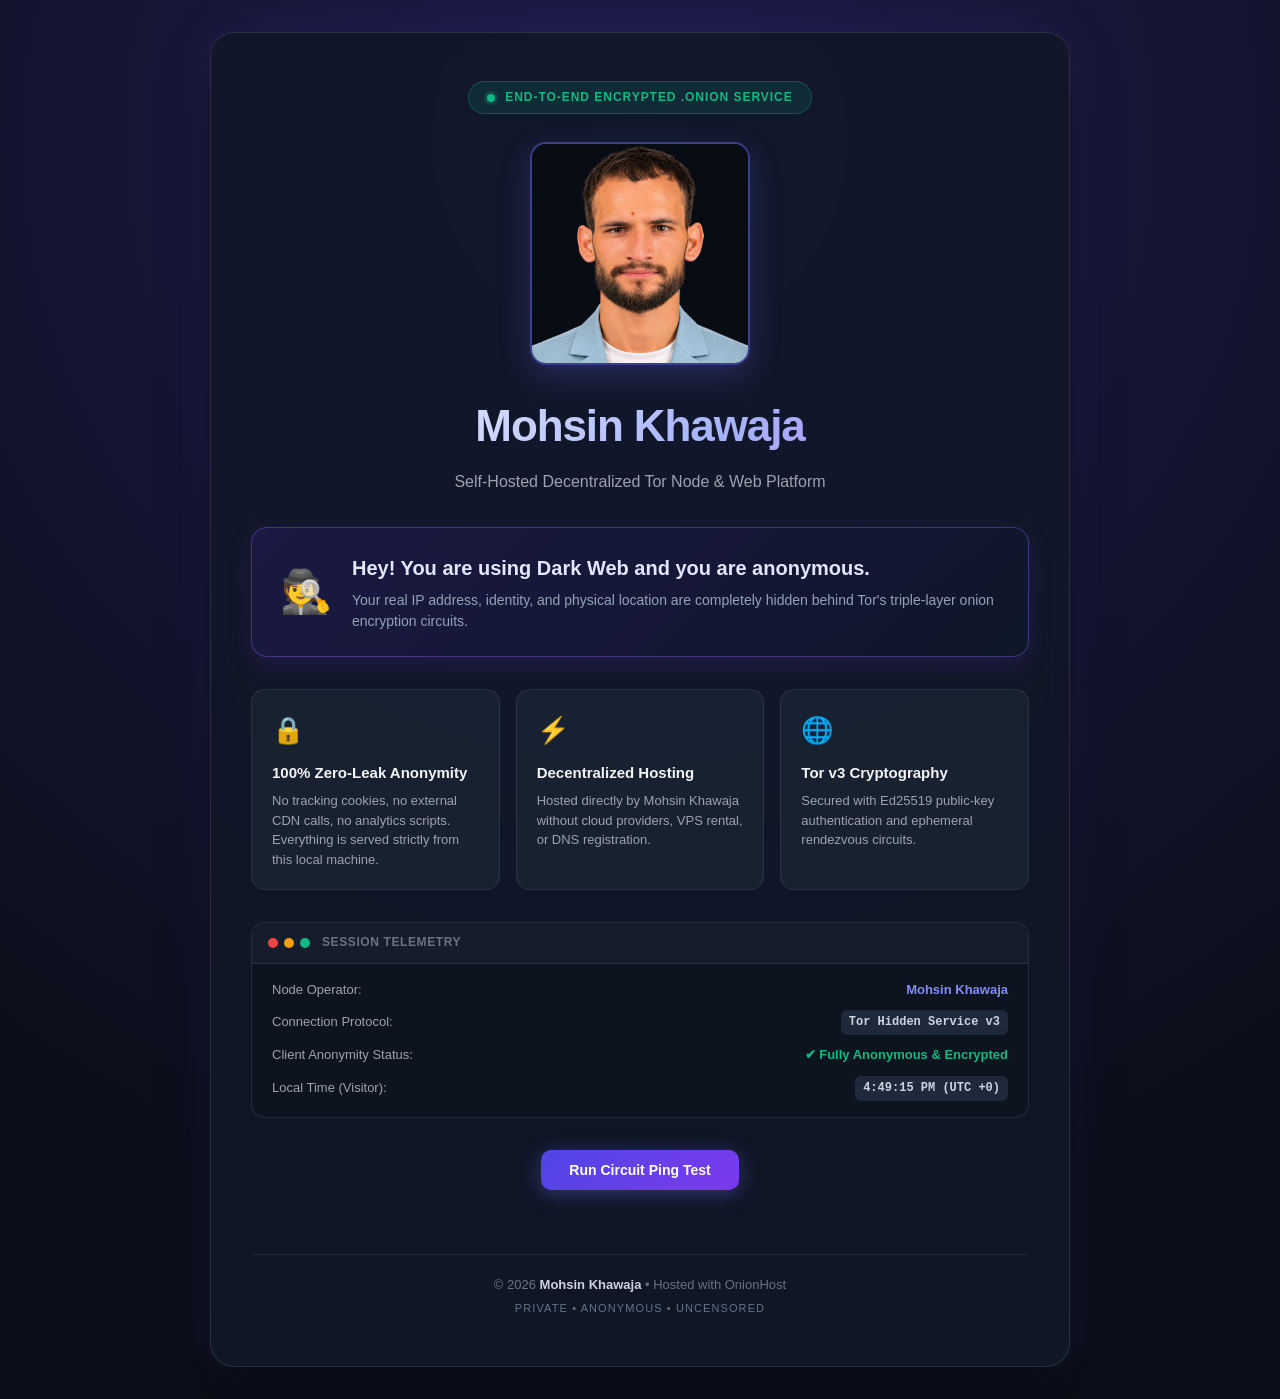
<file: my_onion_site/index.html>
<!DOCTYPE html>
<html lang="en">
<head>
    <meta charset="UTF-8">
    <meta name="viewport" content="width=device-width, initial-scale=1.0">
    <title>Mohsin Khawaja &bull; Tor Onion Site</title>
    <link rel="stylesheet" href="style.css">
    <link rel="icon" href="data:image/svg+xml,<svg xmlns=%22http://www.w3.org/2000/svg%22 viewBox=%220%22%22><text y=%2222%22 font-size=%2220%22>🧅</text></svg>">
</head>
<body>
    <div class="container">
        <!-- Onion Security Badge -->
        <div class="top-badge">
            <span class="pulsing-green-dot"></span>
            <span>END-TO-END ENCRYPTED .ONION SERVICE</span>
        </div>

        <!-- Header / Profile Section -->
        <header class="profile-header">
            <div class="avatar-wrapper">
                <img src="mohsin-branding.png" alt="Mohsin Khawaja" class="branding-image">
            </div>
            <h1 class="brand-title">Mohsin Khawaja</h1>
            <p class="brand-subtitle">Self-Hosted Decentralized Tor Node &amp; Web Platform</p>
        </header>

        <!-- VISITOR HIGHLIGHT ALERT -->
        <section class="anonymous-alert-box">
            <div class="alert-icon-area">&#128373;</div>
            <div class="alert-text-area">
                <h2 class="alert-headline">Hey! You are using Dark Web and you are anonymous.</h2>
                <p class="alert-description">
                    Your real IP address, identity, and physical location are completely hidden behind Tor's triple-layer onion encryption circuits.
                </p>
            </div>
        </section>

        <!-- Feature Cards -->
        <section class="grid-features">
            <div class="card">
                <div class="card-icon">&#128274;</div>
                <h3>100% Zero-Leak Anonymity</h3>
                <p>No tracking cookies, no external CDN calls, no analytics scripts. Everything is served strictly from this local machine.</p>
            </div>

            <div class="card">
                <div class="card-icon">&#9889;</div>
                <h3>Decentralized Hosting</h3>
                <p>Hosted directly by Mohsin Khawaja without cloud providers, VPS rental, or DNS registration.</p>
            </div>

            <div class="card">
                <div class="card-icon">&#127760;</div>
                <h3>Tor v3 Cryptography</h3>
                <p>Secured with Ed25519 public-key authentication and ephemeral rendezvous circuits.</p>
            </div>
        </section>

        <!-- Live Terminal / Session Status -->
        <section class="status-panel">
            <div class="panel-header">
                <span class="terminal-dots">
                    <span class="dot red"></span>
                    <span class="dot yellow"></span>
                    <span class="dot green"></span>
                </span>
                <span class="panel-title">Session Telemetry</span>
            </div>
            <div class="panel-body">
                <div class="stat-row">
                    <span class="stat-name">Node Operator:</span>
                    <span class="stat-val highlight">Mohsin Khawaja</span>
                </div>
                <div class="stat-row">
                    <span class="stat-name">Connection Protocol:</span>
                    <span class="stat-val mono">Tor Hidden Service v3</span>
                </div>
                <div class="stat-row">
                    <span class="stat-name">Client Anonymity Status:</span>
                    <span class="stat-val status-green">&#10004; Fully Anonymous &amp; Encrypted</span>
                </div>
                <div class="stat-row">
                    <span class="stat-name">Local Time (Visitor):</span>
                    <span class="stat-val mono" id="live-time">Synchronizing...</span>
                </div>
            </div>
        </section>

        <!-- Interactive Verification -->
        <section class="interactive-area">
            <button class="glow-button" onclick="verifyCircuit()">Run Circuit Ping Test</button>
            <div id="test-result" class="test-result"></div>
        </section>

        <!-- Footer -->
        <footer class="footer">
            <p>&copy; 2026 <strong>Mohsin Khawaja</strong> &bull; Hosted with OnionHost</p>
            <p class="footer-sub">Private &bull; Anonymous &bull; Uncensored</p>
        </footer>
    </div>

    <script src="script.js"></script>
</body>
</html>
</file>
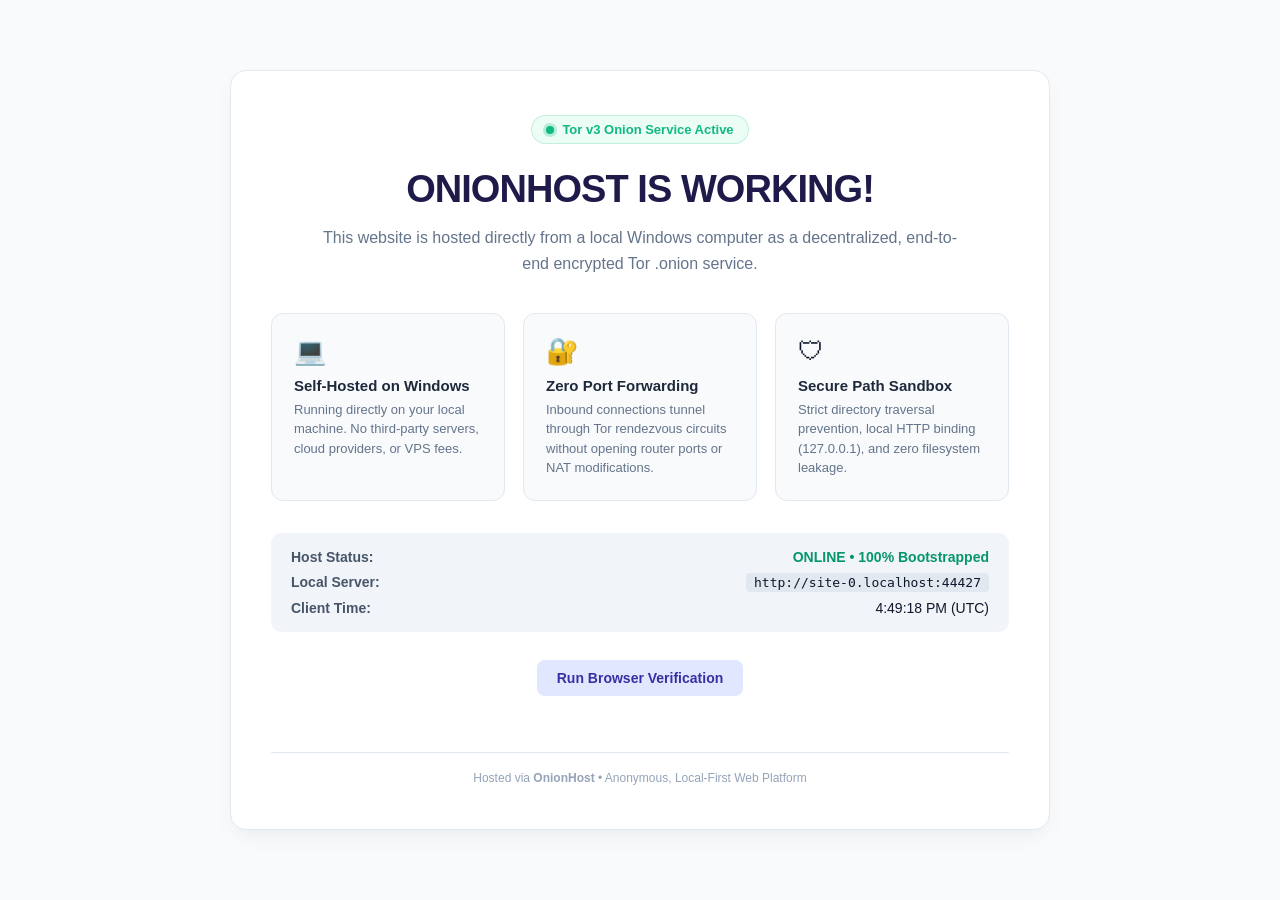
<file: sample_website/index.html>
<!DOCTYPE html>
<html lang="en">
<head>
    <meta charset="UTF-8">
    <meta name="viewport" content="width=device-width, initial-scale=1.0">
    <title>ONIONHOST IS WORKING!</title>
    <link rel="stylesheet" href="style.css">
</head>
<body>
    <div class="card-container">
        <div class="badge-pill">
            <span class="status-dot"></span> Tor v3 Onion Service Active
        </div>

        <h1 class="headline">ONIONHOST IS WORKING!</h1>
        
        <p class="subtitle">
            This website is hosted directly from a local Windows computer as a decentralized, 
            end-to-end encrypted Tor .onion service.
        </p>

        <div class="feature-grid">
            <div class="feature-box">
                <div class="icon">&#128187;</div>
                <h3>Self-Hosted on Windows</h3>
                <p>Running directly on your local machine. No third-party servers, cloud providers, or VPS fees.</p>
            </div>

            <div class="feature-box">
                <div class="icon">&#128272;</div>
                <h3>Zero Port Forwarding</h3>
                <p>Inbound connections tunnel through Tor rendezvous circuits without opening router ports or NAT modifications.</p>
            </div>

            <div class="feature-box">
                <div class="icon">&#128737;</div>
                <h3>Secure Path Sandbox</h3>
                <p>Strict directory traversal prevention, local HTTP binding (127.0.0.1), and zero filesystem leakage.</p>
            </div>
        </div>

        <div class="info-banner">
            <div class="info-row">
                <span class="label">Host Status:</span>
                <span class="val success">ONLINE &bull; 100% Bootstrapped</span>
            </div>
            <div class="info-row">
                <span class="label">Local Server:</span>
                <span class="val code" id="local-server-text">http://127.0.0.1</span>
            </div>
            <div class="info-row">
                <span class="label">Client Time:</span>
                <span class="val" id="clock-display">Synchronizing...</span>
            </div>
        </div>

        <div class="action-footer">
            <button class="btn btn-secondary" onclick="testInteractive()">Run Browser Verification</button>
            <div id="test-output" class="test-message"></div>
        </div>

        <div class="footer-note">
            Hosted via <strong>OnionHost</strong> &bull; Anonymous, Local-First Web Platform
        </div>
    </div>

    <script src="script.js"></script>
</body>
</html>
</file>
<file: my_onion_site/style.css>
:root {
    --bg-page: #0b0f19;
    --bg-card: #111827;
    --bg-surface: #1f2937;
    --border-color: #374151;
    --border-glow: #6366f1;
    --primary: #6366f1;
    --primary-hover: #4f46e5;
    --success: #10b981;
    --success-glow: rgba(16, 185, 129, 0.2);
    --text-primary: #f9fafb;
    --text-secondary: #9ca3af;
    --text-muted: #6b7280;
    --amber: #f59e0b;
    --purple: #8b5cf6;
}

* {
    box-sizing: border-box;
    margin: 0;
    padding: 0;
}

body {
    font-family: -apple-system, BlinkMacSystemFont, "Segoe UI", Roboto, "Helvetica Neue", Arial, sans-serif;
    background: radial-gradient(circle at 50% 10%, #1e1b4b 0%, #0b0f19 80%);
    color: var(--text-primary);
    min-height: 100vh;
    display: flex;
    justify-content: center;
    align-items: center;
    padding: 32px 16px;
    line-height: 1.6;
}

.container {
    max-width: 860px;
    width: 100%;
    background: rgba(17, 24, 39, 0.85);
    backdrop-filter: blur(12px);
    border: 1px solid rgba(75, 85, 99, 0.4);
    border-radius: 24px;
    padding: 48px 40px;
    box-shadow: 0 25px 60px -15px rgba(0, 0, 0, 0.7), 0 0 50px rgba(99, 102, 241, 0.15);
    text-align: center;
}

/* Badge */
.top-badge {
    display: inline-flex;
    align-items: center;
    gap: 10px;
    background: rgba(16, 185, 129, 0.12);
    color: var(--success);
    border: 1px solid rgba(16, 185, 129, 0.3);
    padding: 6px 18px;
    border-radius: 9999px;
    font-size: 12px;
    font-weight: 700;
    letter-spacing: 0.08em;
    margin-bottom: 28px;
}

.pulsing-green-dot {
    width: 8px;
    height: 8px;
    background-color: var(--success);
    border-radius: 50%;
    box-shadow: 0 0 0 3px var(--success-glow);
    animation: pulseGlow 1.8s infinite ease-in-out;
}

@keyframes pulseGlow {
    0% { transform: scale(0.9); box-shadow: 0 0 0 0 rgba(16, 185, 129, 0.7); }
    70% { transform: scale(1.1); box-shadow: 0 0 0 8px rgba(16, 185, 129, 0); }
    100% { transform: scale(0.9); box-shadow: 0 0 0 0 rgba(16, 185, 129, 0); }
}

/* Profile / Branding */
.profile-header {
    margin-bottom: 32px;
}

.avatar-wrapper {
    display: inline-block;
    position: relative;
    margin-bottom: 18px;
}

.branding-image {
    max-width: 220px;
    width: 100%;
    height: auto;
    border-radius: 16px;
    border: 2px solid rgba(99, 102, 241, 0.5);
    box-shadow: 0 10px 30px rgba(99, 102, 241, 0.25);
    transition: transform 0.2s ease, box-shadow 0.2s ease;
    display: block;
    margin: 0 auto;
}

.branding-image:hover {
    transform: translateY(-2px);
    box-shadow: 0 14px 40px rgba(99, 102, 241, 0.4);
}

.brand-title {
    font-size: 44px;
    font-weight: 900;
    letter-spacing: -0.025em;
    background: linear-gradient(135deg, #ffffff 0%, #a5b4fc 60%, #c084fc 100%);
    -webkit-background-clip: text;
    -webkit-text-fill-color: transparent;
    margin-bottom: 8px;
}

.brand-subtitle {
    font-size: 16px;
    color: var(--text-secondary);
    max-width: 550px;
    margin: 0 auto;
}

/* VISITOR HIGHLIGHT ALERT */
.anonymous-alert-box {
    background: linear-gradient(135deg, rgba(30, 27, 75, 0.8) 0%, rgba(15, 23, 42, 0.9) 100%);
    border: 1px solid rgba(139, 92, 246, 0.4);
    border-radius: 16px;
    padding: 24px 28px;
    display: flex;
    align-items: center;
    gap: 20px;
    text-align: left;
    margin-bottom: 32px;
    box-shadow: 0 8px 25px rgba(124, 58, 237, 0.15);
}

.alert-icon-area {
    font-size: 42px;
    flex-shrink: 0;
}

.alert-headline {
    font-size: 20px;
    font-weight: 800;
    color: #e0e7ff;
    margin-bottom: 6px;
}

.alert-description {
    font-size: 14px;
    color: #94a3b8;
    line-height: 1.5;
}

/* Feature Grid */
.grid-features {
    display: grid;
    grid-template-columns: repeat(auto-fit, minmax(220px, 1fr));
    gap: 16px;
    margin-bottom: 32px;
    text-align: left;
}

.card {
    background: rgba(31, 41, 55, 0.6);
    border: 1px solid rgba(75, 85, 99, 0.35);
    border-radius: 14px;
    padding: 20px;
    transition: transform 0.15s ease, border-color 0.15s ease;
}

.card:hover {
    transform: translateY(-2px);
    border-color: rgba(99, 102, 241, 0.5);
}

.card-icon {
    font-size: 26px;
    margin-bottom: 10px;
}

.card h3 {
    font-size: 15px;
    font-weight: 700;
    color: #f3f4f6;
    margin-bottom: 6px;
}

.card p {
    font-size: 13px;
    color: var(--text-secondary);
    line-height: 1.5;
}

/* Status Panel */
.status-panel {
    background: #0d131f;
    border: 1px solid rgba(75, 85, 99, 0.4);
    border-radius: 14px;
    overflow: hidden;
    margin-bottom: 32px;
    text-align: left;
}

.panel-header {
    background: #151d2d;
    padding: 10px 16px;
    display: flex;
    align-items: center;
    gap: 12px;
    border-bottom: 1px solid rgba(75, 85, 99, 0.4);
}

.terminal-dots {
    display: flex;
    gap: 6px;
}

.dot {
    width: 10px;
    height: 10px;
    border-radius: 50%;
}

.dot.red { background: #ef4444; }
.dot.yellow { background: #f59e0b; }
.dot.green { background: #10b981; }

.panel-title {
    font-size: 12px;
    font-weight: 700;
    text-transform: uppercase;
    letter-spacing: 0.05em;
    color: var(--text-muted);
}

.panel-body {
    padding: 16px 20px;
    display: flex;
    flex-direction: column;
    gap: 10px;
}

.stat-row {
    display: flex;
    justify-content: space-between;
    align-items: center;
    font-size: 13px;
}

.stat-name {
    color: var(--text-secondary);
    font-weight: 500;
}

.stat-val {
    color: var(--text-primary);
    font-weight: 600;
}

.stat-val.highlight {
    color: #818cf8;
}

.stat-val.mono {
    font-family: ui-monospace, SFMono-Regular, Menlo, Monaco, Consolas, monospace;
    font-size: 12px;
    background: #1e293b;
    padding: 3px 8px;
    border-radius: 6px;
    color: #cbd5e1;
}

.stat-val.status-green {
    color: var(--success);
}

/* Interactive Button */
.interactive-area {
    margin-bottom: 28px;
}

.glow-button {
    background: linear-gradient(135deg, #4f46e5 0%, #7c3aed 100%);
    color: #ffffff;
    font-size: 14px;
    font-weight: 700;
    border: none;
    border-radius: 10px;
    padding: 12px 28px;
    cursor: pointer;
    box-shadow: 0 4px 20px rgba(99, 102, 241, 0.4);
    transition: all 0.2s ease;
}

.glow-button:hover {
    transform: translateY(-2px);
    box-shadow: 0 6px 25px rgba(99, 102, 241, 0.6);
}

.test-result {
    margin-top: 14px;
    font-size: 14px;
    font-weight: 600;
    color: var(--success);
    min-height: 22px;
}

/* Footer */
.footer {
    border-top: 1px solid rgba(75, 85, 99, 0.3);
    padding-top: 20px;
    font-size: 13px;
    color: var(--text-muted);
}

.footer strong {
    color: #cbd5e1;
}

.footer-sub {
    font-size: 11px;
    color: #64748b;
    margin-top: 4px;
    text-transform: uppercase;
    letter-spacing: 0.1em;
}

@media (max-width: 640px) {
    .anonymous-alert-box {
        flex-direction: column;
        text-align: center;
    }
    .brand-title {
        font-size: 32px;
    }
}
</file>
<file: sample_website/style.css>
:root {
    --primary: #4f46e5;
    --primary-hover: #4338ca;
    --bg-page: #f8fafc;
    --bg-card: #ffffff;
    --text-main: #0f172a;
    --text-muted: #64748b;
    --border-color: #e2e8f0;
    --success: #10b981;
    --success-bg: #ecfdf5;
}

* {
    box-sizing: border-box;
    margin: 0;
    padding: 0;
}

body {
    font-family: -apple-system, BlinkMacSystemFont, "Segoe UI", Roboto, Helvetica, Arial, sans-serif;
    background-color: var(--bg-page);
    color: var(--text-main);
    display: flex;
    justify-content: center;
    align-items: center;
    min-height: 100vh;
    padding: 24px;
}

.card-container {
    background: var(--bg-card);
    max-width: 820px;
    width: 100%;
    border-radius: 16px;
    border: 1px solid var(--border-color);
    box-shadow: 0 10px 25px -5px rgba(0, 0, 0, 0.05), 0 8px 10px -6px rgba(0, 0, 0, 0.02);
    padding: 44px 40px;
    text-align: center;
}

.badge-pill {
    display: inline-flex;
    align-items: center;
    gap: 8px;
    background: var(--success-bg);
    color: var(--success);
    font-size: 13px;
    font-weight: 600;
    padding: 6px 14px;
    border-radius: 9999px;
    border: 1px solid rgba(16, 185, 129, 0.2);
    margin-bottom: 24px;
}

.status-dot {
    width: 8px;
    height: 8px;
    background-color: var(--success);
    border-radius: 50%;
    box-shadow: 0 0 0 3px rgba(16, 185, 129, 0.25);
    animation: pulse 2s infinite ease-in-out;
}

@keyframes pulse {
    0% { transform: scale(0.95); opacity: 0.8; }
    50% { transform: scale(1.15); opacity: 1; }
    100% { transform: scale(0.95); opacity: 0.8; }
}

.headline {
    font-size: 38px;
    font-weight: 800;
    letter-spacing: -0.025em;
    color: #1e1b4b;
    margin-bottom: 14px;
}

.subtitle {
    font-size: 16px;
    color: var(--text-muted);
    line-height: 1.6;
    max-width: 650px;
    margin: 0 auto 36px auto;
}

.feature-grid {
    display: grid;
    grid-template-columns: repeat(auto-fit, minmax(210px, 1fr));
    gap: 18px;
    margin-bottom: 32px;
    text-align: left;
}

.feature-box {
    background: #f8fafc;
    border: 1px solid var(--border-color);
    border-radius: 12px;
    padding: 22px;
    transition: transform 0.15s ease, box-shadow 0.15s ease;
}

.feature-box:hover {
    transform: translateY(-2px);
    box-shadow: 0 4px 12px rgba(0, 0, 0, 0.05);
}

.feature-box .icon {
    font-size: 26px;
    margin-bottom: 10px;
}

.feature-box h3 {
    font-size: 15px;
    font-weight: 700;
    color: #1e293b;
    margin-bottom: 6px;
}

.feature-box p {
    font-size: 13px;
    color: var(--text-muted);
    line-height: 1.5;
}

.info-banner {
    background: #f1f5f9;
    border-radius: 10px;
    padding: 16px 20px;
    display: flex;
    flex-direction: column;
    gap: 8px;
    margin-bottom: 28px;
    text-align: left;
    font-size: 14px;
}

.info-row {
    display: flex;
    justify-content: space-between;
    align-items: center;
}

.info-row .label {
    font-weight: 600;
    color: #475569;
}

.info-row .val.success {
    color: #059669;
    font-weight: 700;
}

.info-row .val.code {
    font-family: ui-monospace, SFMono-Regular, Menlo, Monaco, Consolas, monospace;
    background: #e2e8f0;
    padding: 2px 8px;
    border-radius: 4px;
    font-size: 13px;
}

.action-footer {
    display: flex;
    flex-direction: column;
    align-items: center;
    gap: 12px;
    margin-bottom: 24px;
}

.btn {
    padding: 10px 20px;
    font-size: 14px;
    font-weight: 600;
    border-radius: 8px;
    border: none;
    cursor: pointer;
    transition: background 0.15s ease;
}

.btn-secondary {
    background: #e0e7ff;
    color: #3730a3;
}

.btn-secondary:hover {
    background: #c7d2fe;
}

.test-message {
    font-size: 13px;
    color: #059669;
    font-weight: 600;
    min-height: 20px;
}

.footer-note {
    font-size: 12px;
    color: #94a3b8;
    border-top: 1px solid var(--border-color);
    padding-top: 18px;
}
</file>
